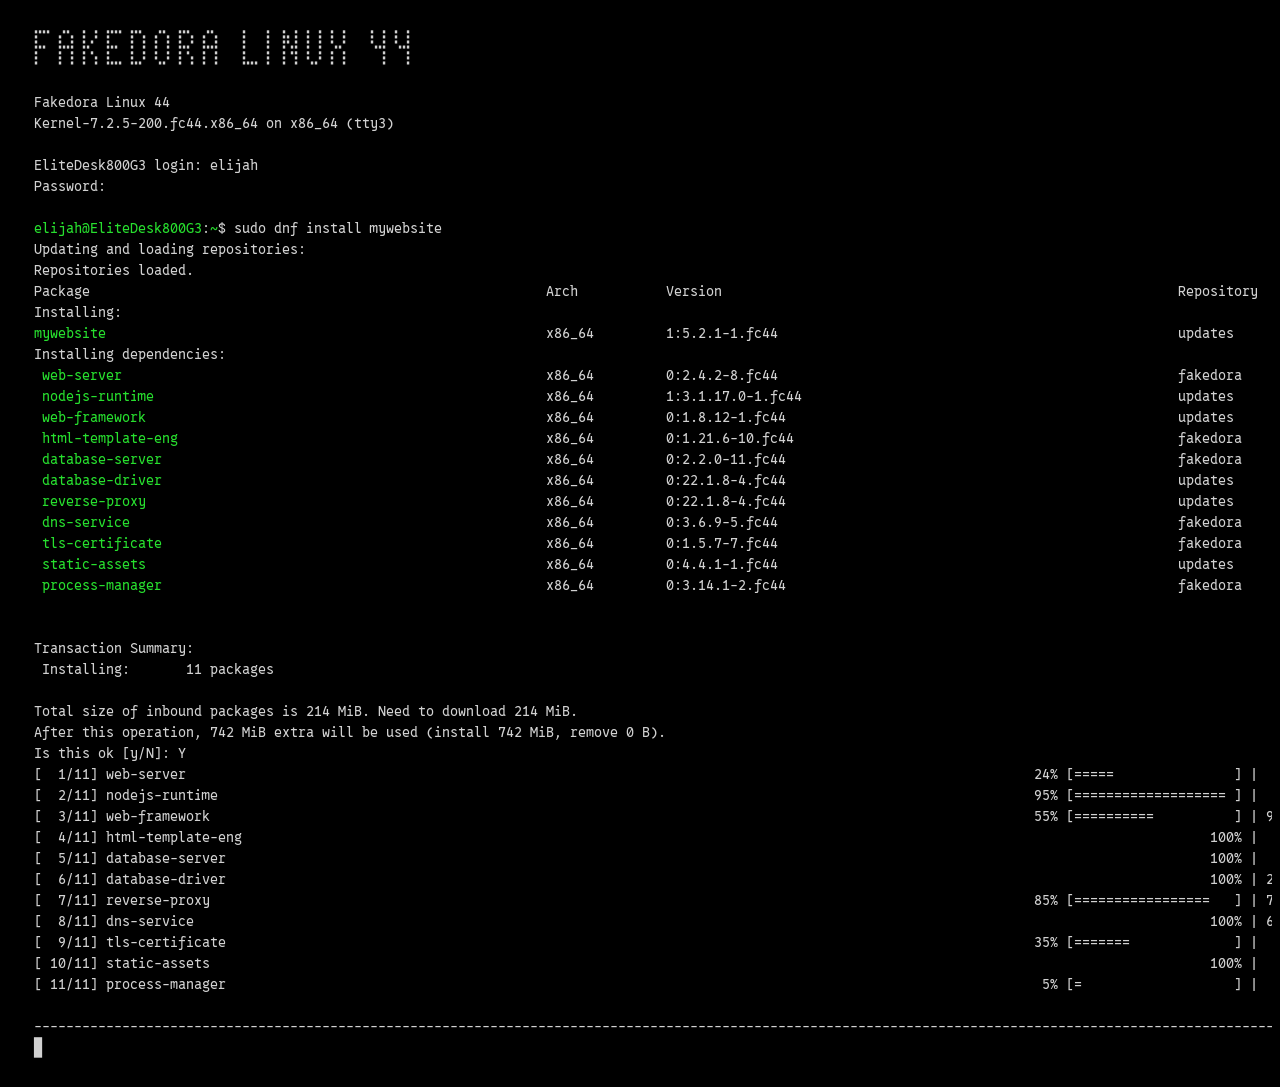
<file: index.html>
<!DOCTYPE html>
<html lang="en">
<head>
    <meta charset="UTF-8">
    <meta name="viewport" content="width=device-width, initial-scale=1.0">
    <title>elijah@EliteDesk800G3:~</title>
    <link rel="stylesheet" href="style.css">
    <link rel="icon" type="image/png" sizes="48x48" href="./images/terminal.png">
</head>


<body>


  
  <pre>                                                                                                                                                                                                            
<span class="blink-fakedora-top">⣏⡉ ⣎⣱ ⣇⠜ ⣏⡉ ⡏⢱ ⡎⢱ ⣏⡱ ⣎⣱   ⡇  ⡇ ⡷⣸ ⡇⢸ ⢇⡸   ⢇⣸ ⢇⣸</span>
<span class="blink-fakedora-bottom">⠇  ⠇⠸ ⠇⠱ ⠧⠤ ⠧⠜ ⠣⠜ ⠇⠱ ⠇⠸   ⠧⠤ ⠇ ⠇⠹ ⠣⠜ ⠇⠸    ⠸  ⠸ </span>                                                                                                                                                                                                                                                                                     

Fakedora Linux 44
Kernel-7.2.5-200.fc44.x86_64 on x86_64 (tty3)

EliteDesk800G3 login: elijah
Password:

<span class="prompt">elijah@EliteDesk800G3</span>:<span class="prompt">~</span>$ sudo dnf install mywebsite
Updating and loading repositories:
Repositories loaded.
Package                                                         Arch           Version                                                         Repository                              Size
Installing:
<span class="dependencies">mywebsite</span>                                                       x86_64         1:5.2.1-1.fc44                                                  updates                              1.4 MiB
Installing dependencies:
<span class="dependencies"> web-server  </span>                                                   x86_64         0:2.4.2-8.fc44                                                  fakedora                             1.8 MiB
<span class="dependencies"> nodejs-runtime  </span>                                               x86_64         1:3.1.17.0-1.fc44                                               updates                             52.0 MiB
<span class="dependencies"> web-framework  </span>                                                x86_64         0:1.8.12-1.fc44                                                 updates                             12.4 MiB
<span class="dependencies"> html-template-eng   </span>                                           x86_64         0:1.21.6-10.fc44                                                fakedora                             4.8 MiB
<span class="dependencies"> database-server    </span>                                            x86_64         0:2.2.0-11.fc44                                                 fakedora                            18.6 MiB
<span class="dependencies"> database-driver   </span>                                             x86_64         0:22.1.8-4.fc44                                                 updates                              2.7 MiB
<span class="dependencies"> reverse-proxy    </span>                                              x86_64         0:22.1.8-4.fc44                                                 updates                              2.1 MiB
<span class="dependencies"> dns-service      </span>                                              x86_64         0:3.6.9-5.fc44                                                  fakedora                             5.6 MiB
<span class="dependencies"> tls-certificate   </span>                                             x86_64         0:1.5.7-7.fc44                                                  fakedora                             1.2 MiB
<span class="dependencies"> static-assets    </span>                                              x86_64         0:4.4.1-1.fc44                                                  updates                              9.5 MiB
<span class="dependencies"> process-manager  </span>                                              x86_64         0:3.14.1-2.fc44                                                 fakedora                             3.1 MiB
 

Transaction Summary:
 Installing:       11 packages

Total size of inbound packages is 214 MiB. Need to download 214 MiB.
After this operation, 742 MiB extra will be used (install 742 MiB, remove 0 B).
Is this ok [y/N]: Y
[  1/11] web-server                                                                                                          24% [====<span class="blink">=</span>               ] |   1.3 KiB/s |   1.8 MiB |  17m58s
[  2/11] nodejs-runtime                                                                                                      95% [==================<span class="blink-late">=</span> ] |   2.4 KiB/s |  52.0 MiB |  18m29s
[  3/11] web-framework                                                                                                       55% [=========<span class="blink-later">=</span>          ] | 941.0 KiB/s |  12.4 MiB |  00m06s
[  4/11] html-template-eng                                                                                                                         100% |   1.3 KiB/s |   4.8 MiB |  00m00s
[  5/11] database-server                                                                                                                           100% |   4.2 KiB/s |  18.6 MiB |  00m00s
[  6/11] database-driver                                                                                                                           100% | 252.1 KiB/s |   2.7 MiB |  00m00s
[  7/11] reverse-proxy                                                                                                       85% [================<span class="blink">=</span>   ] | 747.1 KiB/s |   2.1 MiB |  00m01s
[  8/11] dns-service                                                                                                                               100% | 677.6 KiB/s |   5.6 MiB |  00m00s
[  9/11] tls-certificate                                                                                                     35% [======<span class="blink-late">=</span>             ] |   7.2 KiB/s |   1.2 MiB |  01m51s
[ 10/11] static-assets                                                                                                                             100% |   1.1 KiB/s |   9.5 MiB |  00m00s
[ 11/11] process-manager                                                                                                      5% [<span class="blink">=</span>                   ] |   6.9 KiB/s |   3.1 MiB |  07m17s

-------------------------------------------------------------------------------------------------------------------------------------------------------------------------------------------
<span class="blink-cursor">█</span>
  </pre>



</body>

 

</html>
</file>
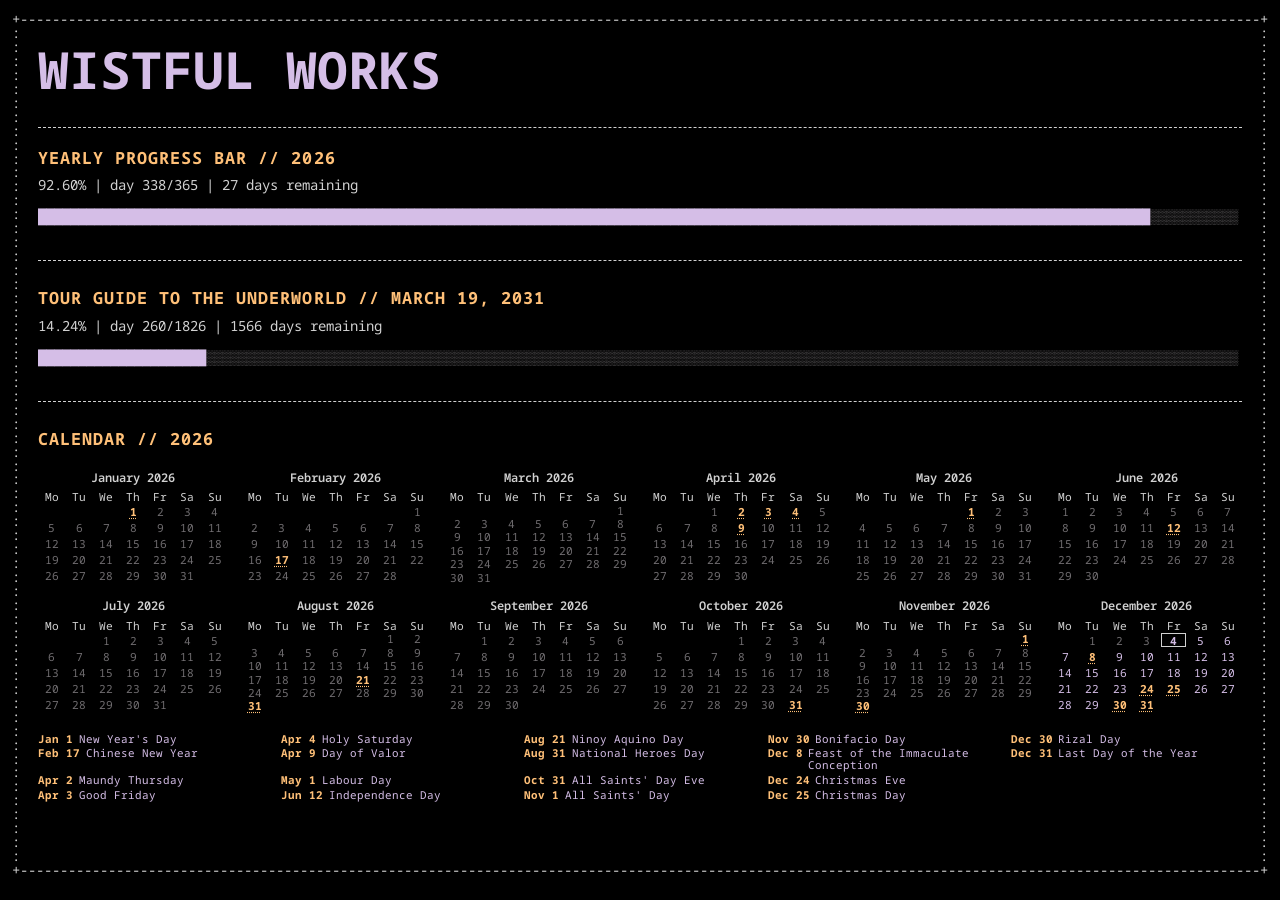
<file: wistfulworks/index.html>
<!doctype html>
<html lang="en">
<head>
    <meta charset="utf-8">
    <meta name="viewport" content="width=device-width, initial-scale=1">
    <title>WIS✝FUL WORKS</title>
    <link rel="preconnect" href="https://fonts.googleapis.com">
    <link rel="preconnect" href="https://fonts.gstatic.com" crossorigin>
    <link href="https://fonts.googleapis.com/css2?family=Noto+Sans+Mono:wght@400;700&display=swap" rel="stylesheet">
    <link rel="stylesheet" href="styles.css">
    <script src="script.js" defer></script>
    <link rel="icon" type="image/png" href="images/balloon.png">
</head>
<body>
    <pre id="page-frame" aria-hidden="true"></pre>
    <main>
        <h1>WISTFUL WORKS</h1>
        <section class="year-section">
            <h2 id="year-title"></h2>
            <p id="year-details" class="details"></p>
            <div id="year-bar" class="bar" role="progressbar"
                 aria-label="Year progress" aria-valuemin="0" aria-valuemax="100"></div>
        </section>

        <section class="divided">
            <h2>TOUR GUIDE TO THE UNDERWORLD // MARCH 19, 2031</h2>
            <p id="game-details" class="details"></p>
            <div id="game-bar" class="bar" role="progressbar"
                 aria-label="Game progress" aria-valuemin="0" aria-valuemax="100"></div>
        </section>

        <section class="divided calendar-section">
            <h2 id="calendar-title"></h2>
            <div id="calendar"></div>
            <section class="holiday-section" aria-label="Philippine public holidays">
                <ul id="holiday-list" class="holiday-list" aria-label="2026 public holidays"></ul>
                <p id="holiday-status" class="holiday-status" role="status" hidden></p>
            </section>
        </section>
    </main>
</body>
</html>
</file>
<file: style.css>
@font-face {
    font-family: myFont;
    /* set name */
    src: url(./fonts/0xProto/0xProtoNerdFontMono-Regular.ttf);
    /* url of the font */

}

pre {
    font-family: myFont, monospace;
    font-size: 13px;
    max-width: 100%;
    overflow-x: auto;
    scrollbar-width: none;
    margin: 0;
    padding-left: 2vw;

}

pre::-webkit-scrollbar {
    display: none;
}




* {
    color: #d1d1d1;
}


body {
    background-color: #000000;

}

.blink-fakedora-top {
    color: #d1d1d1;
}

.blink-fakedora-bottom {
    color: #d1d1d1;
}

.prompt {
    color: #27df2e;
}

.dependencies {
    color: #27df2e;
}


/* CSS Blink Animation */
.blink {
    animation: blink-animation 2s steps(1, start) infinite;
}

.blink-late {
    animation: blink-animation 1.5s steps(1, start) -0.35s infinite;
}

.blink-later {
    animation: blink-animation 2.4s steps(1, start) -0.7s infinite;
}

.blink-fakedora-top {
    animation: blink-animation 3.5s steps(1, start) infinite;
}

.blink-fakedora-bottom {
    animation: blink-animation 4.25s steps(1, start) infinite;
}

.blink-cursor {
    animation: blink-animation 1.4s steps(1, start) infinite;
}

@keyframes blink-animation {
    50% {
        visibility: hidden;
    }
}
</file>
<file: wistfulworks/styles.css>
:root {
    --background: #000000;
    --title: #d5bee7;
    --text: #ffc078;
    --muted: #d1d1d1;
    --line: #d1d1d1;
    --filled: #d5bee7;
    --empty: #6f6c6f;
    --calendar-date: #d5bee7;
    --holiday: #ffc078;
    --holiday-name: #d5bee7;
}

* {
    box-sizing: border-box;
}

html,
body {
    height: 100%;
    margin: 0;
}

body {
    background: var(--background);
    color: var(--text);
    font-family: "Noto Sans Mono", ui-monospace, SFMono-Regular, Menlo, Consolas, monospace;
    font-size: clamp(9px, min(1.2vw, 1.55dvh), 14px);
    line-height: 1.5;
}

#page-frame {
    position: fixed;
    z-index: 0;
    inset: 12px;
    margin: 0;
    color: var(--line);
    font: inherit;
    font-size: 1em;
    line-height: 1;
    pointer-events: none;
    user-select: none;
    white-space: pre;
}

main {
    position: relative;
    z-index: 1;
    display: flex;
    flex-direction: column;
    height: 100vh;
    height: 100dvh;
    padding: min(32px, 4dvh) min(48px, 3vw) min(18px, 2dvh);
}

h1 {
    min-height: min(51.2px, 6.4dvh);
    margin: min(12px, 1.5dvh) 0 min(32px, 3.5dvh);
    color: var(--title);
    font-size: 51.2px;
    font-weight: 700;
    line-height: 1;
}

.year-section {
    margin-top: 0;
    border-top: 1px dashed var(--line);
    padding-top: min(20px, 2.4dvh);
}

section {
    flex-shrink: 0;
    min-width: 0;
}

h2 {
    margin: 0 0 0.45em;
    font: inherit;
    font-size: 1.2em;
    font-weight: 700;
    letter-spacing: 0.06em;
    line-height: 1.2;
}

#calendar-title {
    margin-bottom: 1.2em;
}

.divided {
    margin-top: min(36px, 4dvh);
    border-top: 1px dashed var(--line);
    padding-top: min(28px, 3dvh);
}

.details {
    margin: 0;
    color: var(--muted);
    overflow-wrap: anywhere;
}

.bar {
    margin-top: 1em;
    font-size: min(1em, 2.6cqi);
    line-height: 1;
    white-space: nowrap;
    container-type: inline-size;
}

.bar .filled {
    color: var(--filled);
}

.bar .empty {
    color: var(--empty);
}

.calendar-section {
    display: flex;
    flex: 1;
    flex-direction: column;
    min-height: 0;
}

#calendar {
    display: grid;
    flex: 0 0 auto;
    grid-template-columns: repeat(6, minmax(0, 1fr));
    grid-template-rows: repeat(2, max-content);
    gap: min(14px, 1.5dvh) min(14px, 1vw);
    align-content: start;
    min-height: 0;
}

.holiday-section {
    display: flex;
    flex: 1;
    flex-direction: column;
    min-height: 0;
    margin-top: min(12px, 1.5dvh);
    padding-top: min(8px, 1dvh);
    padding-bottom: min(20px, 2.4dvh);
}

.holiday-list {
    display: grid;
    flex: 0 0 auto;
    grid-template-columns: repeat(5, minmax(0, 1fr));
    grid-template-rows: repeat(4, max-content);
    grid-auto-flow: column;
    align-items: start;
    gap: 0.25em min(12px, 1vw);
    margin: 0;
    padding: 0;
    list-style: none;
    font-size: 0.78em;
    line-height: 1.1;
}

.holiday-list li {
    display: flex;
    gap: 0.5em;
    min-width: 0;
}

.holiday-date {
    flex: 0 0 auto;
    color: var(--holiday);
    font-weight: 700;
}

.holiday-list li span:last-child {
    min-width: 0;
    color: var(--holiday-name);
    overflow-wrap: anywhere;
}

.holiday-status {
    margin: 0.4em 0 0;
    color: var(--muted);
    font-size: 0.75em;
}

.month {
    display: flex;
    flex-direction: column;
    min-width: 0;
    min-height: 0;
}

.month h3 {
    margin: 0 0 0.3em;
    color: var(--muted);
    font: inherit;
    font-size: 0.86em;
    font-weight: 600;
    text-align: center;
}

table {
    width: 100%;
    height: 100%;
    min-height: 0;
    border-collapse: collapse;
    table-layout: fixed;
    font-size: 0.8em;
    line-height: 1.2;
}

th,
td {
    padding: 0;
    text-align: center;
}

td {
    color: var(--calendar-date);
}

th {
    color: var(--muted);
    font-weight: normal;
}

.past {
    color: #6f6c6f;
}

.holiday {
    color: var(--holiday);
    font-weight: 700;
    text-decoration: underline dotted;
    text-underline-offset: 2px;
}

.today {
    font-weight: 700;
    outline: 1px solid var(--line);
    outline-offset: -2px;
}

@media (max-width: 1100px) {
    #calendar {
        grid-template-columns: repeat(4, minmax(0, 1fr));
        grid-template-rows: repeat(3, max-content);
    }

    .holiday-list {
        flex: 0 0 auto;
        grid-template-columns: repeat(3, minmax(0, 1fr));
        grid-template-rows: repeat(6, max-content);
        align-items: start;
        gap: 0.25em min(12px, 1vw);
    }

}

@media (max-width: 760px) {
    main {
        padding-top: min(24px, 3dvh);
    }

    #page-frame {
        display: none;
    }

    body {
        font-size: clamp(8px, min(2.4vw, 1.4dvh), 12px);
    }

    .divided {
        margin-top: min(24px, 2.5dvh);
        padding-top: min(20px, 2dvh);
    }

    #calendar {
        grid-template-columns: repeat(2, minmax(0, 1fr));
        grid-template-rows: repeat(6, max-content);
    }

    .holiday-list {
        flex: 0 0 auto;
        grid-template-columns: repeat(2, minmax(0, 1fr));
        grid-template-rows: repeat(9, max-content);
    }

}
</file>
